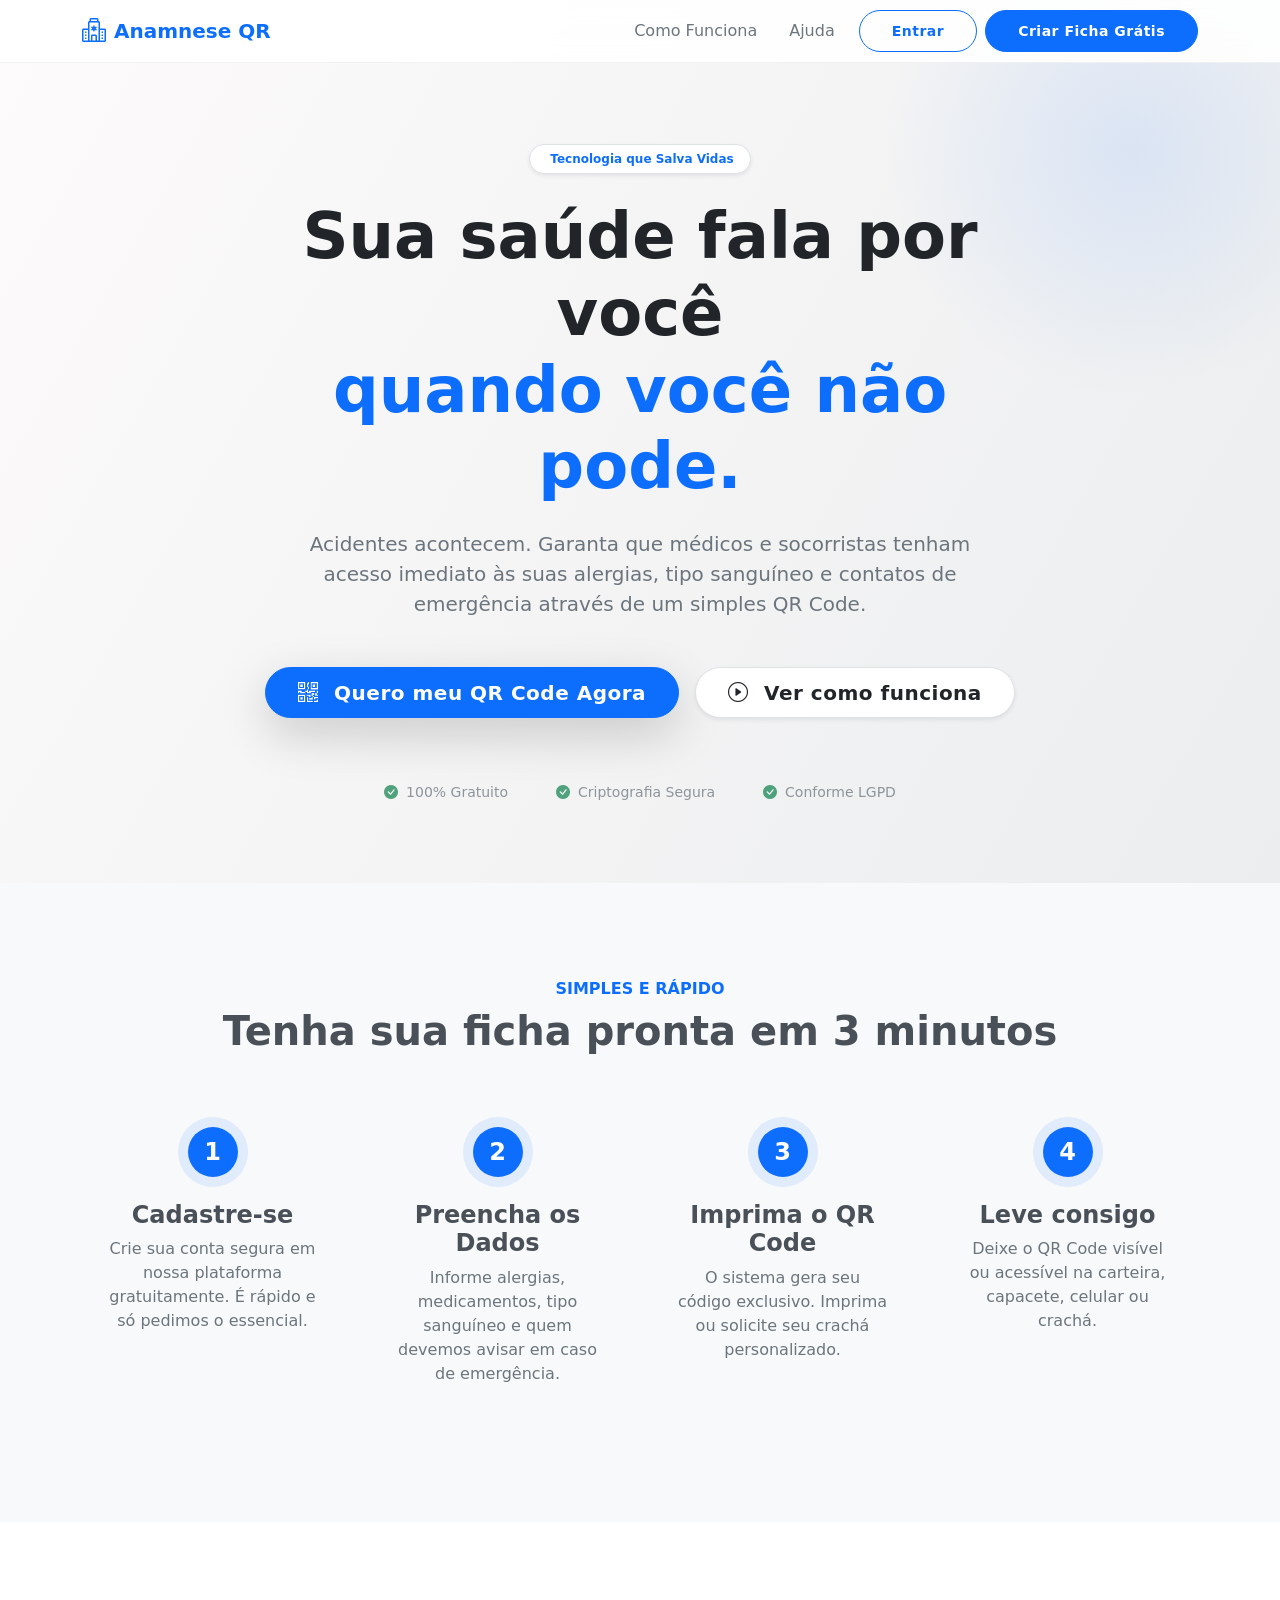
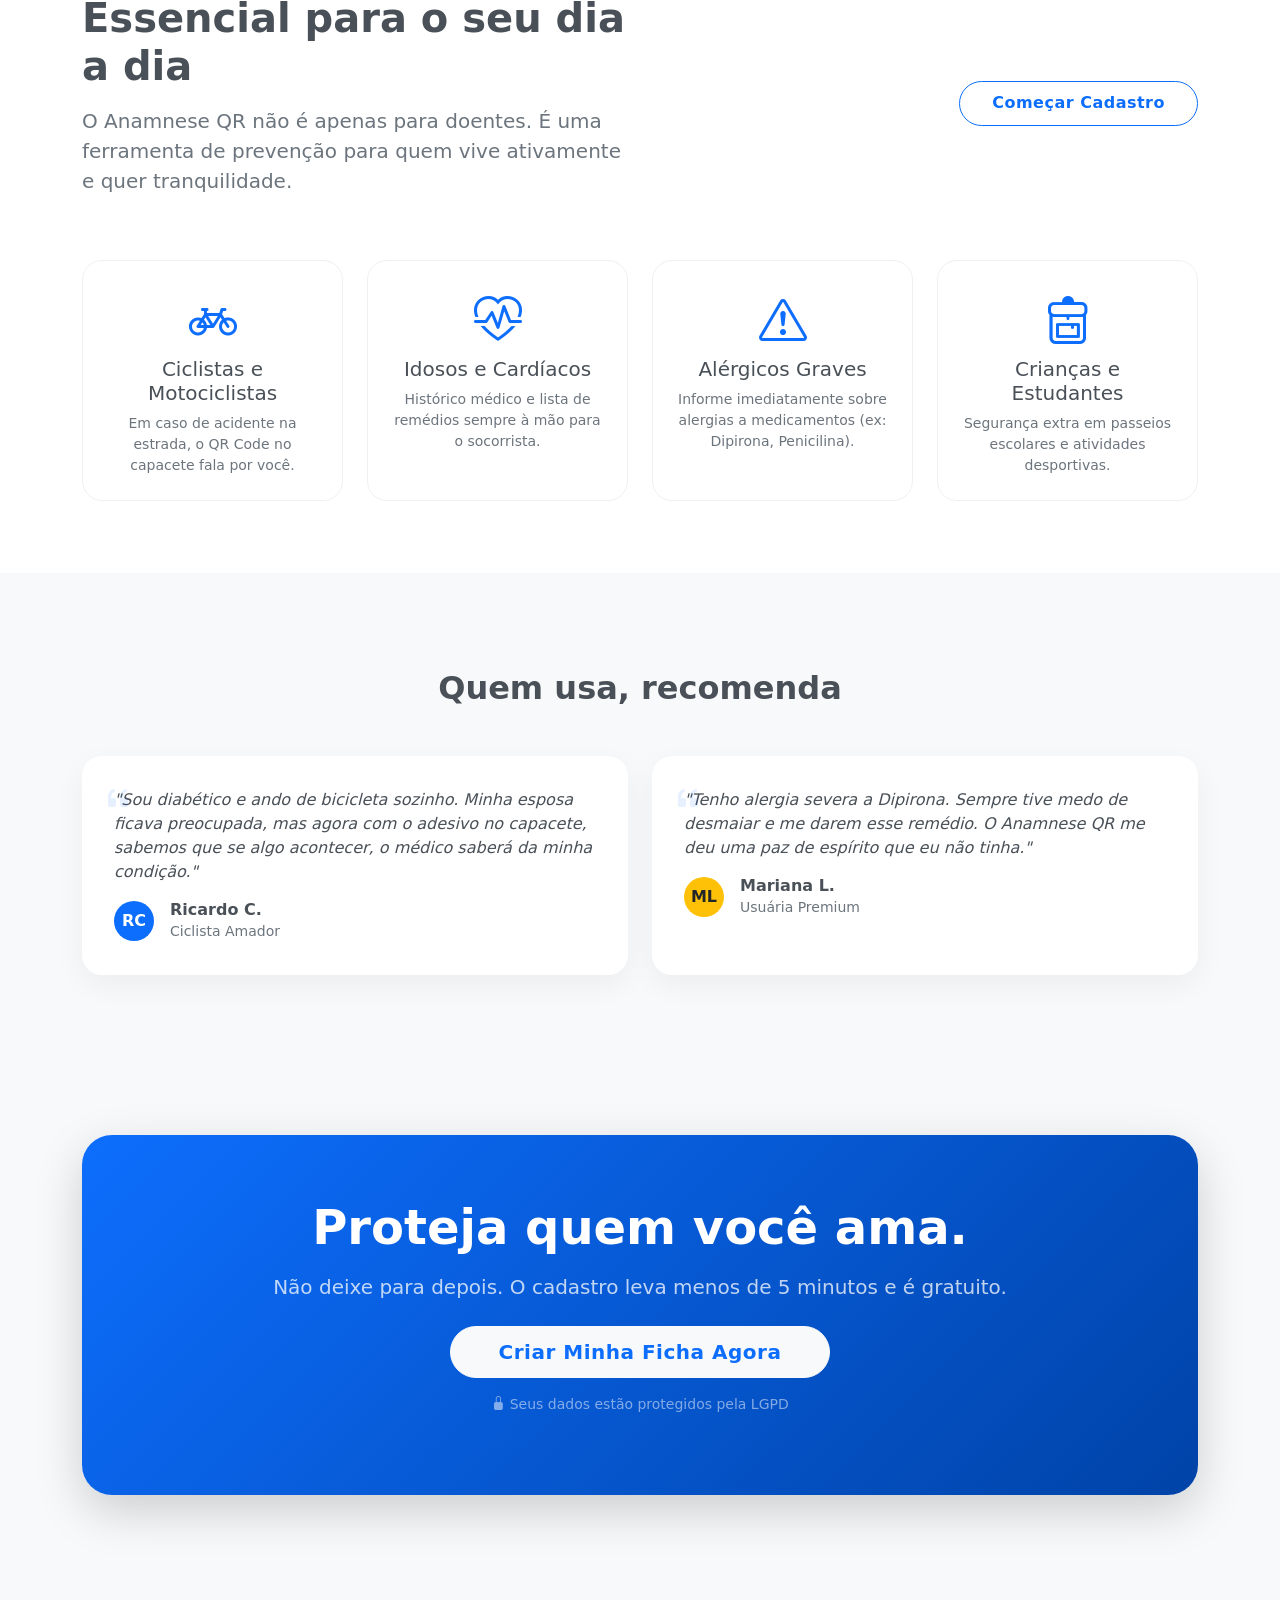
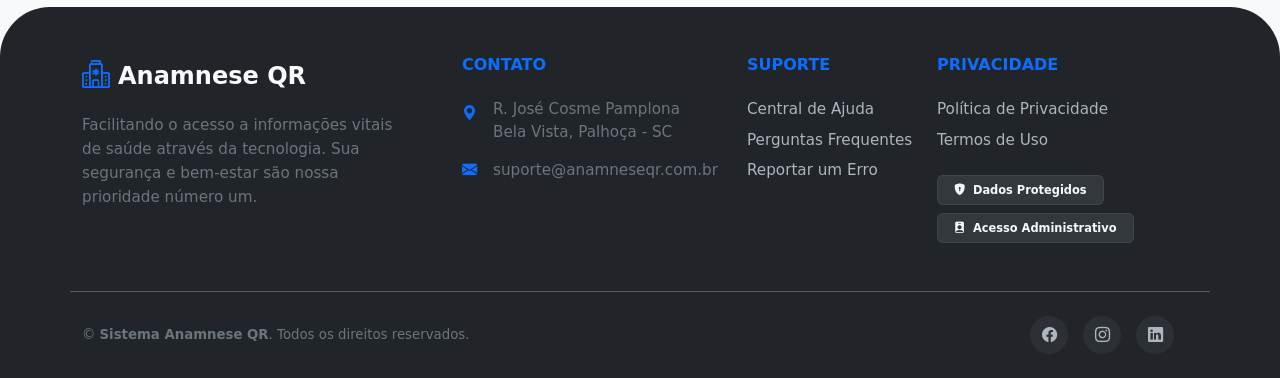
<file: index.html>
<!DOCTYPE html>
<html lang="pt-BR">
<head>
    <meta charset="UTF-8">
    <meta name="viewport" content="width=device-width, initial-scale=1.0">
    <title>Anamnese QR - Sua Vida em Primeiro Lugar</title>
    <link href="https://cdn.jsdelivr.net/npm/bootstrap@5.3.2/dist/css/bootstrap.min.css" rel="stylesheet">
    <link href="https://cdn.jsdelivr.net/npm/bootstrap-icons@1.11.3/font/bootstrap-icons.css" rel="stylesheet">
    
    <style>
        /* Tipografia e Base */
        body {
            font-family: 'Segoe UI', system-ui, -apple-system, sans-serif;
            color: #495057;
            overflow-x: hidden;
        }

        /* Navbar Glassmorphism */
        .navbar-glass {
            background-color: rgba(255, 255, 255, 0.9);
            backdrop-filter: blur(15px);
            border-bottom: 1px solid rgba(0,0,0,0.05);
        }

        /* Botões Arredondados e Modernos */
        .btn-pill {
            border-radius: 50px;
            padding: 0.6rem 2rem;
            font-weight: 600;
            letter-spacing: 0.5px;
            transition: all 0.3s cubic-bezier(0.175, 0.885, 0.32, 1.275);
        }
        .btn-pill:hover {
            transform: translateY(-3px);
            box-shadow: 0 10px 20px rgba(13, 110, 253, 0.2);
        }

        /* Hero Section Otimizada */
        .hero-section {
            background: linear-gradient(120deg, #fdfbfb 0%, #ebedee 100%);
            padding: 9rem 0 5rem;
            position: relative;
            overflow: hidden;
        }
        .hero-bg-circle {
            position: absolute;
            top: -100px;
            right: -100px;
            width: 500px;
            height: 500px;
            background: radial-gradient(circle, rgba(13,110,253,0.1) 0%, rgba(255,255,255,0) 70%);
            border-radius: 50%;
            z-index: 0;
        }

        /* Cards de Passos (Como Funciona) */
        .step-card {
            border: none;
            background: transparent;
            position: relative;
            height: 100%;
        }
        .step-number {
            width: 50px;
            height: 50px;
            background: #0d6efd;
            color: white;
            border-radius: 50%;
            display: flex;
            align-items: center;
            justify-content: center;
            font-size: 1.5rem;
            font-weight: bold;
            margin: 0 auto 1.5rem;
            box-shadow: 0 0 0 10px rgba(13, 110, 253, 0.1);
        }

        /* Cards de "Para Quem É" */
        .persona-card {
            background: white;
            border-radius: 20px;
            overflow: hidden;
            transition: transform 0.3s ease;
            height: 100%;
            border: 1px solid #f0f0f0;
        }
        .persona-card:hover {
            transform: translateY(-5px);
            box-shadow: 0 15px 30px rgba(0,0,0,0.08);
            border-color: #0d6efd;
        }
        .persona-icon {
            font-size: 3rem;
            color: #0d6efd;
            margin-bottom: 1rem;
        }

        /* Depoimentos */
        .testimonial-card {
            background: #fff;
            padding: 2rem;
            border-radius: 20px;
            box-shadow: 0 10px 30px rgba(0,0,0,0.05);
            position: relative;
        }
        .quote-icon {
            position: absolute;
            top: 20px;
            left: 20px;
            font-size: 2rem;
            color: rgba(13, 110, 253, 0.1);
        }

        /* CTA Final */
        .cta-section {
            background: linear-gradient(135deg, #0d6efd 0%, #0043a8 100%);
            color: white;
            border-radius: 30px;
            margin: 4rem auto;
            padding: 4rem 2rem;
        }

        /* Rodapé Moderno */
        .footer-modern { background-color: #212529; font-size: 0.95rem; border-top-left-radius: 50px; border-top-right-radius: 50px; }
        .footer-link { color: #adb5bd !important; text-decoration: none; transition: all 0.3s ease; }
        .footer-link:hover { color: #ffffff !important; transform: translateX(5px); }
        .social-icon-btn { width: 38px; height: 38px; display: inline-flex; align-items: center; justify-content: center; border-radius: 50%; background-color: rgba(255, 255, 255, 0.05); color: #adb5bd; transition: all 0.3s ease; text-decoration: none; margin-left: 10px; }
        .social-icon-btn:hover { background-color: #0d6efd; color: white; transform: translateY(-3px); }
    </style>
</head>
<body class="d-flex flex-column min-vh-100 bg-light">

    <nav class="navbar navbar-expand-lg navbar-light navbar-glass fixed-top">
        <div class="container">
            <a class="navbar-brand fw-bold text-primary d-flex align-items-center" href="index.php">
                <i class="bi bi-hospital fs-4 me-2"></i> 
                <span>Anamnese QR</span>
            </a>
            <button class="navbar-toggler border-0" type="button" data-bs-toggle="collapse" data-bs-target="#navbarNav">
                <span class="navbar-toggler-icon"></span>
            </button>
            <div class="collapse navbar-collapse" id="navbarNav">
                <div class="navbar-nav ms-auto align-items-center">
                    <a class="nav-link text-secondary fw-medium px-3" href="#como-funciona">Como Funciona</a>
                    <a class="nav-link text-secondary fw-medium px-3" href="ajuda.php">Ajuda</a>
                    <a class="btn btn-outline-primary btn-pill btn-sm me-2 ms-2" href="login-paciente.php">
                        Entrar
                    </a>
                    <a class="btn btn-primary btn-pill btn-sm" href="cadastro_paciente.php">
                        Criar Ficha Grátis
                    </a>
                </div>
            </div>
        </div>
    </nav>

    <div class="hero-section text-center d-flex align-items-center">
        <div class="hero-bg-circle"></div>
        <div class="container position-relative z-1">
            <div class="row justify-content-center">
                <div class="col-lg-9">
                    <div class="badge bg-white text-primary shadow-sm rounded-pill px-3 py-2 mb-4 border animate-bounce">
                        <i class="bi bi-shield-check-fill me-1"></i> Tecnologia que Salva Vidas
                    </div>
                    <h1 class="display-3 fw-bold mb-4 text-dark" style="line-height: 1.2;">
                        Sua saúde fala por você <br>
                        <span class="text-primary">quando você não pode.</span>
                    </h1>
                    <p class="lead text-secondary mb-5 px-lg-5 mx-auto" style="max-width: 800px;">
                        Acidentes acontecem. Garanta que médicos e socorristas tenham acesso imediato às suas alergias, tipo sanguíneo e contatos de emergência através de um simples QR Code.
                    </p>
                    <div class="d-flex justify-content-center gap-3 flex-wrap">
                        <a href="cadastro_paciente.php" class="btn btn-primary btn-pill btn-lg shadow-lg">
                            <i class="bi bi-qr-code me-2"></i> Quero meu QR Code Agora
                        </a>
                        <a href="#como-funciona" class="btn btn-white bg-white text-dark border btn-pill btn-lg shadow-sm">
                            <i class="bi bi-play-circle me-2"></i> Ver como funciona
                        </a>
                    </div>
                    
                    <div class="mt-5 pt-3 d-flex justify-content-center gap-5 text-secondary small opacity-75">
                        <div class="d-flex align-items-center"><i class="bi bi-check-circle-fill text-success me-2"></i> 100% Gratuito</div>
                        <div class="d-flex align-items-center"><i class="bi bi-check-circle-fill text-success me-2"></i> Criptografia Segura</div>
                        <div class="d-flex align-items-center"><i class="bi bi-check-circle-fill text-success me-2"></i> Conforme LGPD</div>
                    </div>
                </div>
            </div>
        </div>
    </div>

    <div id="como-funciona" class="container py-5 my-5">
        <div class="text-center mb-5">
            <h6 class="text-primary fw-bold text-uppercase">Simples e Rápido</h6>
            <h2 class="fw-bold display-6">Tenha sua ficha pronta em 3 minutos</h2>
        </div>
        <div class="row g-4 text-center">
            
            <div class="col-md-6 col-lg-3">
                <div class="step-card p-4">
                    <div class="step-number">1</div>
                    <h4 class="fw-bold">Cadastre-se</h4>
                    <p class="text-secondary">Crie sua conta segura em nossa plataforma gratuitamente. É rápido e só pedimos o essencial.</p>
                </div>
            </div>
            
            <div class="col-md-6 col-lg-3">
                <div class="step-card p-4">
                    <div class="step-number">2</div>
                    <h4 class="fw-bold">Preencha os Dados</h4>
                    <p class="text-secondary">Informe alergias, medicamentos, tipo sanguíneo e quem devemos avisar em caso de emergência.</p>
                </div>
            </div>
            
            <div class="col-md-6 col-lg-3">
                <div class="step-card p-4">
                    <div class="step-number">3</div>
                    <h4 class="fw-bold">Imprima o QR Code</h4>
                    <p class="text-secondary">O sistema gera seu código exclusivo. Imprima ou solicite seu crachá personalizado.</p>
                </div>
            </div>
            
            <div class="col-md-6 col-lg-3">
                <div class="step-card p-4">
                    <div class="step-number">4</div>
                    <h4 class="fw-bold">Leve consigo</h4>
                    <p class="text-secondary">Deixe o QR Code visível ou acessível na carteira, capacete, celular ou crachá.</p>
                </div>
            </div>

        </div>
    </div>

    <div class="bg-white py-5">
        <div class="container py-4">
            <div class="row align-items-center mb-5">
                <div class="col-lg-6">
                    <h2 class="fw-bold display-6 mb-3">Essencial para o seu dia a dia</h2>
                    <p class="lead text-secondary">O Anamnese QR não é apenas para doentes. É uma ferramenta de prevenção para quem vive ativamente e quer tranquilidade.</p>
                </div>
                <div class="col-lg-6 text-lg-end">
                    <a href="cadastro_paciente.php" class="btn btn-outline-primary btn-pill">Começar Cadastro</a>
                </div>
            </div>

            <div class="row g-4 row-cols-1 row-cols-md-2 row-cols-lg-4">
                <div class="col">
                    <div class="persona-card p-4 text-center">
                        <i class="bi bi-bicycle persona-icon"></i>
                        <h5>Ciclistas e Motociclistas</h5>
                        <p class="small text-secondary mb-0">Em caso de acidente na estrada, o QR Code no capacete fala por você.</p>
                    </div>
                </div>
                <div class="col">
                    <div class="persona-card p-4 text-center">
                        <i class="bi bi-heart-pulse persona-icon"></i>
                        <h5>Idosos e Cardíacos</h5>
                        <p class="small text-secondary mb-0">Histórico médico e lista de remédios sempre à mão para o socorrista.</p>
                    </div>
                </div>
                <div class="col">
                    <div class="persona-card p-4 text-center">
                        <i class="bi bi-exclamation-triangle persona-icon"></i>
                        <h5>Alérgicos Graves</h5>
                        <p class="small text-secondary mb-0">Informe imediatamente sobre alergias a medicamentos (ex: Dipirona, Penicilina).</p>
                    </div>
                </div>
                <div class="col">
                    <div class="persona-card p-4 text-center">
                        <i class="bi bi-backpack4 persona-icon"></i>
                        <h5>Crianças e Estudantes</h5>
                        <p class="small text-secondary mb-0">Segurança extra em passeios escolares e atividades desportivas.</p>
                    </div>
                </div>
            </div>
        </div>
    </div>

    <div class="container py-5 my-5">
        <div class="text-center mb-5">
            <h2 class="fw-bold">Quem usa, recomenda</h2>
        </div>
        <div class="row g-4">
            <div class="col-md-6">
                <div class="testimonial-card h-100">
                    <i class="bi bi-quote quote-icon"></i>
                    <p class="fst-italic mb-3">"Sou diabético e ando de bicicleta sozinho. Minha esposa ficava preocupada, mas agora com o adesivo no capacete, sabemos que se algo acontecer, o médico saberá da minha condição."</p>
                    <div class="d-flex align-items-center">
                        <div class="bg-primary text-white rounded-circle d-flex align-items-center justify-content-center fw-bold me-3" style="width: 40px; height: 40px;">RC</div>
                        <div>
                            <h6 class="fw-bold mb-0">Ricardo C.</h6>
                            <small class="text-secondary">Ciclista Amador</small>
                        </div>
                    </div>
                </div>
            </div>
            <div class="col-md-6">
                <div class="testimonial-card h-100">
                    <i class="bi bi-quote quote-icon"></i>
                    <p class="fst-italic mb-3">"Tenho alergia severa a Dipirona. Sempre tive medo de desmaiar e me darem esse remédio. O Anamnese QR me deu uma paz de espírito que eu não tinha."</p>
                    <div class="d-flex align-items-center">
                        <div class="bg-warning text-dark rounded-circle d-flex align-items-center justify-content-center fw-bold me-3" style="width: 40px; height: 40px;">ML</div>
                        <div>
                            <h6 class="fw-bold mb-0">Mariana L.</h6>
                            <small class="text-secondary">Usuária Premium</small>
                        </div>
                    </div>
                </div>
            </div>
        </div>
    </div>

    <div class="container">
        <div class="cta-section text-center shadow-lg">
            <h2 class="fw-bold mb-3 display-5">Proteja quem você ama.</h2>
            <p class="lead mb-4 opacity-75">Não deixe para depois. O cadastro leva menos de 5 minutos e é gratuito.</p>
            <a href="cadastro_paciente.php" class="btn btn-light btn-pill btn-lg text-primary fw-bold px-5">
                Criar Minha Ficha Agora
            </a>
            <p class="mt-3 small opacity-50"><i class="bi bi-lock-fill"></i> Seus dados estão protegidos pela LGPD</p>
        </div>
    </div>

    <footer class="footer-modern text-light pt-5 pb-4 mt-5">
        <div class="container">
            <div class="row g-4">
                
                <div class="col-lg-4 col-md-6 mb-4">
                    <a href="#" class="d-flex align-items-center mb-3 text-decoration-none">
                        <i class="bi bi-hospital fs-3 text-primary me-2"></i>
                        <span class="fs-4 fw-bold text-light">Anamnese QR</span>
                    </a>
                    <p class="text-secondary pe-lg-4" style="line-height: 1.6;">
                        Facilitando o acesso a informações vitais de saúde através da tecnologia. 
                        Sua segurança e bem-estar são nossa prioridade número um.
                    </p>
                </div>

                <div class="col-lg-3 col-md-6 mb-4">
                    <h6 class="text-uppercase fw-bold text-primary footer-title mb-4">Contato</h6>
                    <ul class="list-unstyled">
                        <li class="mb-3 d-flex align-items-start">
                            <i class="bi bi-geo-alt-fill text-primary me-3 mt-1"></i>
                            <span class="text-secondary">R. José Cosme Pamplona<br>Bela Vista, Palhoça - SC</span>
                        </li>
                        <li class="mb-3 d-flex align-items-center">
                            <i class="bi bi-envelope-fill text-primary me-3"></i>
                            <span class="text-secondary">suporte@anamneseqr.com.br</span>
                        </li>
                    </ul>
                </div>

                <div class="col-lg-2 col-md-6 mb-4">
                    <h6 class="text-uppercase fw-bold text-primary footer-title mb-4">Suporte</h6>
                    <ul class="list-unstyled">
                        <li class="mb-2"><a href="ajuda.php" class="footer-link">Central de Ajuda</a></li>
                        <li class="mb-2"><a href="faq.php" class="footer-link">Perguntas Frequentes</a></li>
                        <li class="mb-2"><a href="reportar_erro.php" class="footer-link">Reportar um Erro</a></li>
                    </ul>
                </div>

                <div class="col-lg-3 col-md-6 mb-4">
    <h6 class="text-uppercase fw-bold text-primary footer-title mb-4">Privacidade</h6>
    <ul class="list-unstyled">
        <li class="mb-2"><a href="politica_privacidade.php" class="footer-link">Política de Privacidade</a></li>
        <li class="mb-2"><a href="termos_uso.php" class="footer-link">Termos de Uso</a></li>
    </ul>

    <div class="mt-4">
        <span class="badge bg-secondary bg-opacity-25 text-light border border-secondary border-opacity-25 px-3 py-2 w-60">
            <i class="bi bi-shield-lock-fill me-1"></i> Dados Protegidos
        </span>
    </div>

    <div class="mt-2">
        <a href="login.php" class="badge bg-secondary bg-opacity-25 text-light border border-secondary border-opacity-25 px-3 py-2 w-60 text-decoration-none hover-effect">
            <i class="bi bi-person-badge-fill me-1"></i> Acesso Administrativo
        </a>
    </div>
</div>

            <hr class="footer-divider my-4">

            <div class="row align-items-center">
                <div class="col-md-6 text-center text-md-start mb-3 mb-md-0">
                    <p class="small text-secondary mb-0">
                        &copy; <?= date('Y') ?> <strong>Sistema Anamnese QR</strong>. Todos os direitos reservados.
                    </p>
                </div>
                <div class="col-md-6 text-center text-md-end">
                    <a href="redes_sociais.php" class="social-icon-btn" title="Facebook"><i class="bi bi-facebook"></i></a>
                    <a href="redes_sociais.php" class="social-icon-btn" title="Instagram"><i class="bi bi-instagram"></i></a>
                    <a href="redes_sociais.php" class="social-icon-btn" title="LinkedIn"><i class="bi bi-linkedin"></i></a>
                </div>
            </div>
        </div>
    </footer>
    
    <script src="https://cdn.jsdelivr.net/npm/bootstrap@5.3.2/dist/js/bootstrap.bundle.min.js"></script>
</body>
</html>
</file>
